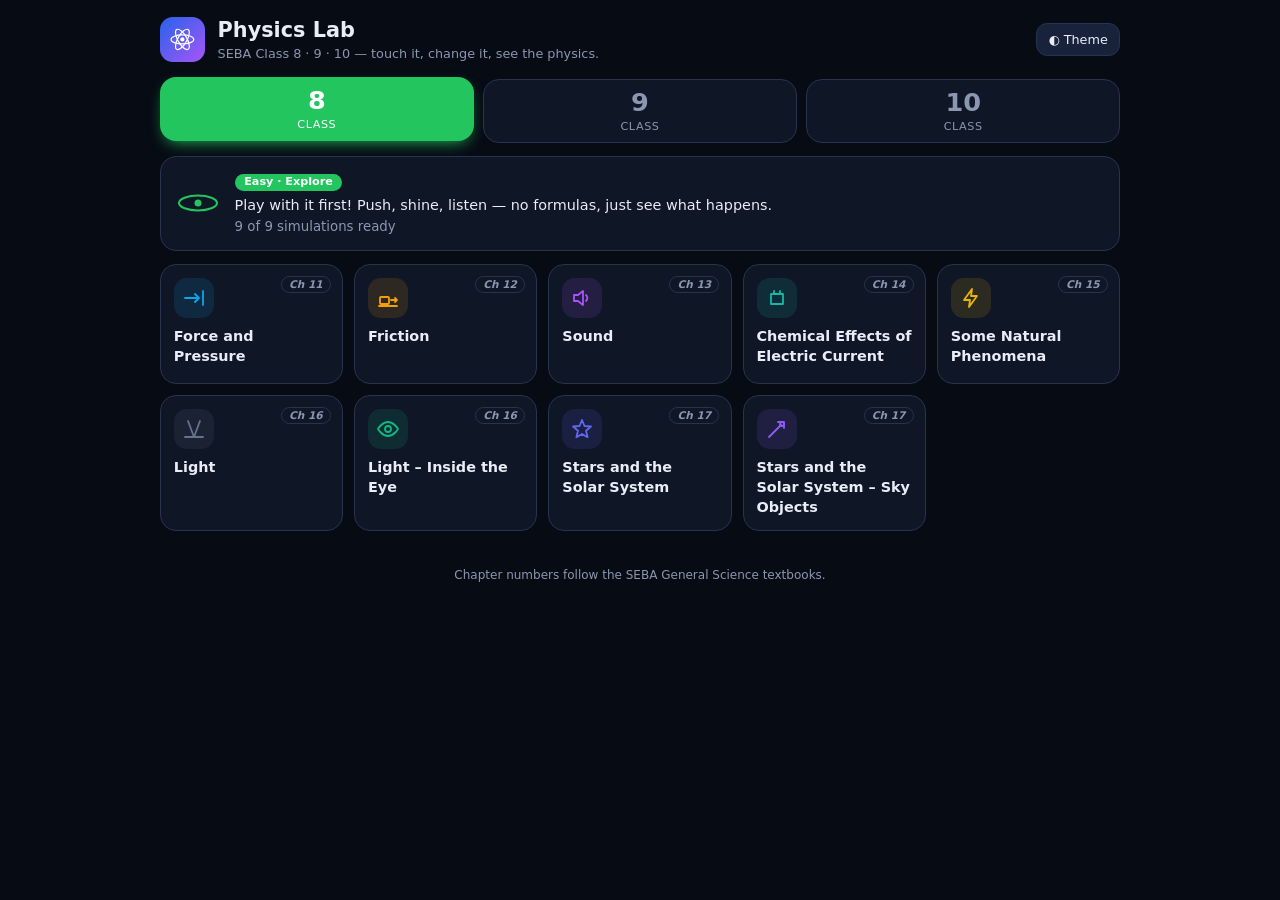
<file: index.html>
<!DOCTYPE html>
<html lang="en" data-theme="dark"><head><meta charset="UTF-8">
<meta name="viewport" content="width=device-width, initial-scale=1, viewport-fit=cover">
<meta name="theme-color" content="#070b14"><meta name="description" content="Interactive 3D physics lab for SEBA Class 8, 9 and 10.">
<meta name="apple-mobile-web-app-capable" content="yes"><meta name="mobile-web-app-capable" content="yes"><meta name="apple-mobile-web-app-title" content="Physics Lab">
<title>Physics Lab</title><link rel="manifest" href="manifest.webmanifest">
<link rel="icon" href="icons/favicon-32.png" sizes="32x32"><link rel="icon" href="icons/icon.svg" type="image/svg+xml"><link rel="apple-touch-icon" href="icons/apple-touch-icon.png">
<link rel="stylesheet" href="style.css"></head>
<body class="home">
<div class="top"><div class="brand" id="brand"></div><div><h1>Physics Lab</h1><p>SEBA Class 8 · 9 · 10 — touch it, change it, see the physics.</p></div><span class="spacer"></span><button id="theme">◐ Theme</button></div>
<div class="tabs" id="tabs"></div><div class="lvhead" id="lvhead"></div><div id="grid"></div>
<p class="foot">Chapter numbers follow the SEBA General Science textbooks.</p>
<script type="module">
import { CLASSES, levelIcon } from './syllabus.js';
const $ = id => document.getElementById(id), root = document.documentElement;
const get = (k, d) => { try { return localStorage.getItem('pl.' + k) ?? d; } catch (e) { return d; } }, set = (k, v) => { try { localStorage.setItem('pl.' + k, v); } catch (e) {} };
root.dataset.theme = JSON.parse(get('theme', '"dark"')); $('brand').innerHTML = levelIcon(3);
$('theme').onclick = () => { root.dataset.theme = root.dataset.theme === 'light' ? 'dark' : 'light'; set('theme', JSON.stringify(root.dataset.theme)); };
const q = +new URLSearchParams(location.search).get('c'); let cur = Math.max(0, CLASSES.findIndex(c => c.n === (q || +get('class', 8))));
function draw() {
  const L = CLASSES[cur], mods = L.modules.filter(m => !m.hidden), ready = mods.filter(m => !m.soon).length;
  $('tabs').innerHTML = CLASSES.map((c, i) => `<button class="tab ${i === cur ? 'on' : ''}" style="--c:${c.color};${i === cur ? 'background:' + c.color : ''}" data-i="${i}" aria-label="Class ${c.n}"><b>${c.n}</b><small>Class</small></button>`).join('');
  $('lvhead').innerHTML = `<div class="ic" style="color:${L.color}">${levelIcon(L.icon)}</div><div><em style="background:${L.color}">${L.tag}</em><p>${L.blurb}</p><small>${ready} of ${mods.length} simulations ready</small></div>`;
  $('grid').innerHTML = mods.map(m => {
    const inner = `<div class="mi" style="background:${m.color}22;color:${m.color}"><svg viewBox="0 0 24 24">${m.icon}</svg></div><b>${m.label}</b>${L.n === 8 && !m.soon ? '' : `<span>${L.n === 8 ? '' : m.sub}</span>`}${m.ch ? `<i class="ch">Ch ${m.ch}</i>` : ''}`;
    return m.soon ? `<div class="card soon">${inner}</div>` : `<a class="card ${m.bonus ? 'bonus' : ''}" href="lab.html?sim=${m.id}">${inner}</a>`; }).join('');
  document.querySelectorAll('.tab').forEach(b => b.onclick = () => { cur = +b.dataset.i; set('class', CLASSES[cur].n); draw(); });
}
draw();
// offline: register the service worker, then quietly fetch every ready simulation so the whole lab works without internet
if ('serviceWorker' in navigator) navigator.serviceWorker.register('sw.js').then(() => navigator.serviceWorker.ready).then(() => {
  fetch('lab.html'); fetch('sims/sky8core.js'); fetch('raytools.js'); CLASSES.forEach(c => c.modules.filter(m => !m.soon).forEach(m => fetch(`sims/${m.id}.js`))); }).catch(() => {});
</script></body></html>
</file>
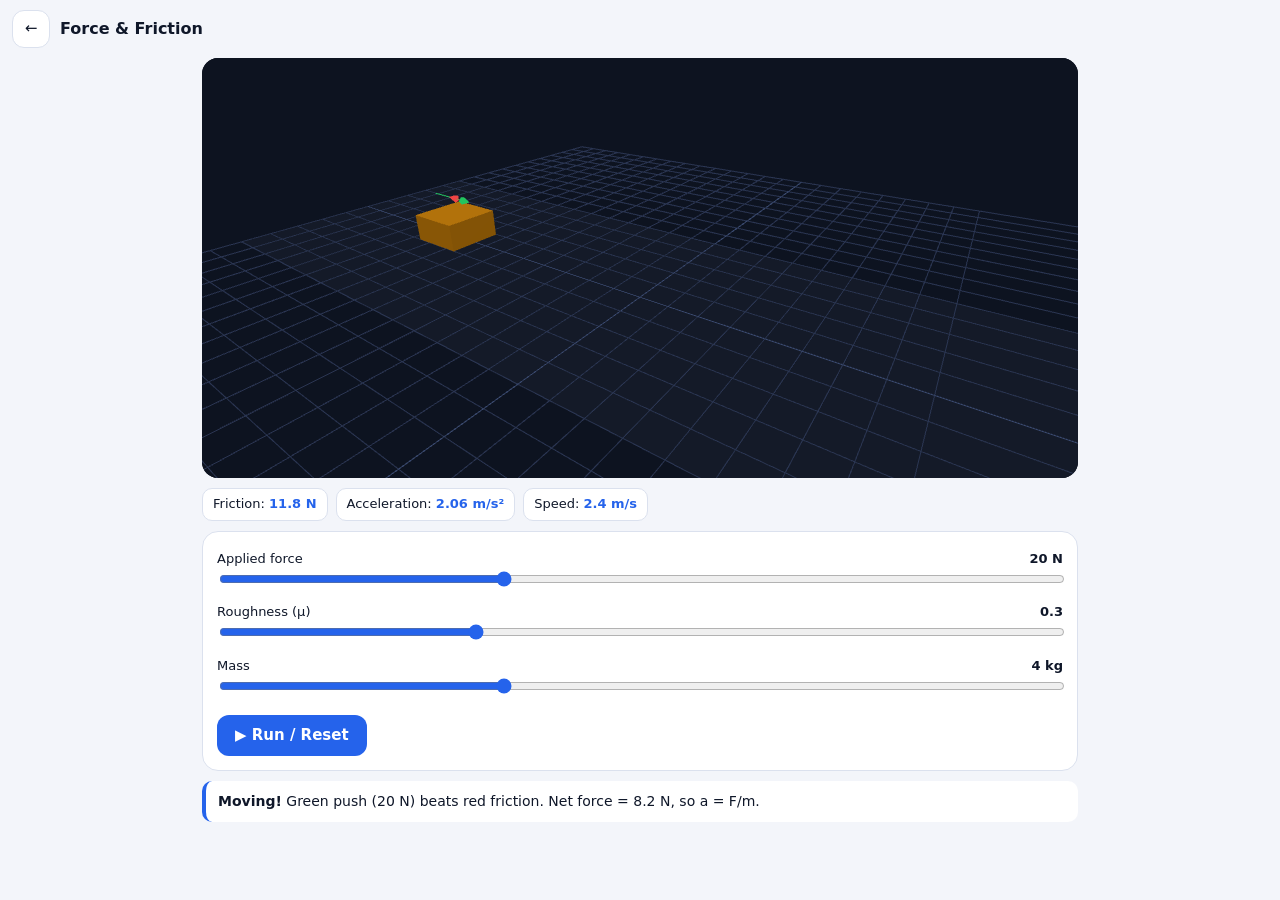
<file: friction.html>
<!DOCTYPE html>
<html lang="en"><head><meta charset="UTF-8">
<meta name="viewport" content="width=device-width, initial-scale=1, viewport-fit=cover">
<meta name="theme-color" content="#0a0e16"><title>Force & Friction · Physics Lab</title>
<link rel="manifest" href="manifest.webmanifest"><link rel="icon" href="icons/icon.svg">
<link rel="apple-touch-icon" href="icons/apple-touch-icon.png"><link rel="stylesheet" href="app.css">
<script type="importmap">{"imports":{"three":"./vendor/three.module.js"}}</script></head>
<body><div class="bar"><a href="index.html" aria-label="Back">←</a><b id="ttl">Force & Friction</b></div>
<div class="wrap"><canvas id="cv"></canvas><div id="ro"></div><div class="ctl" id="ctl"></div><div id="note"></div></div>
<script type="module">import { run } from './kit.js'; import cfg from './sims/friction.js'; run(cfg);</script>
</body></html>
</file>
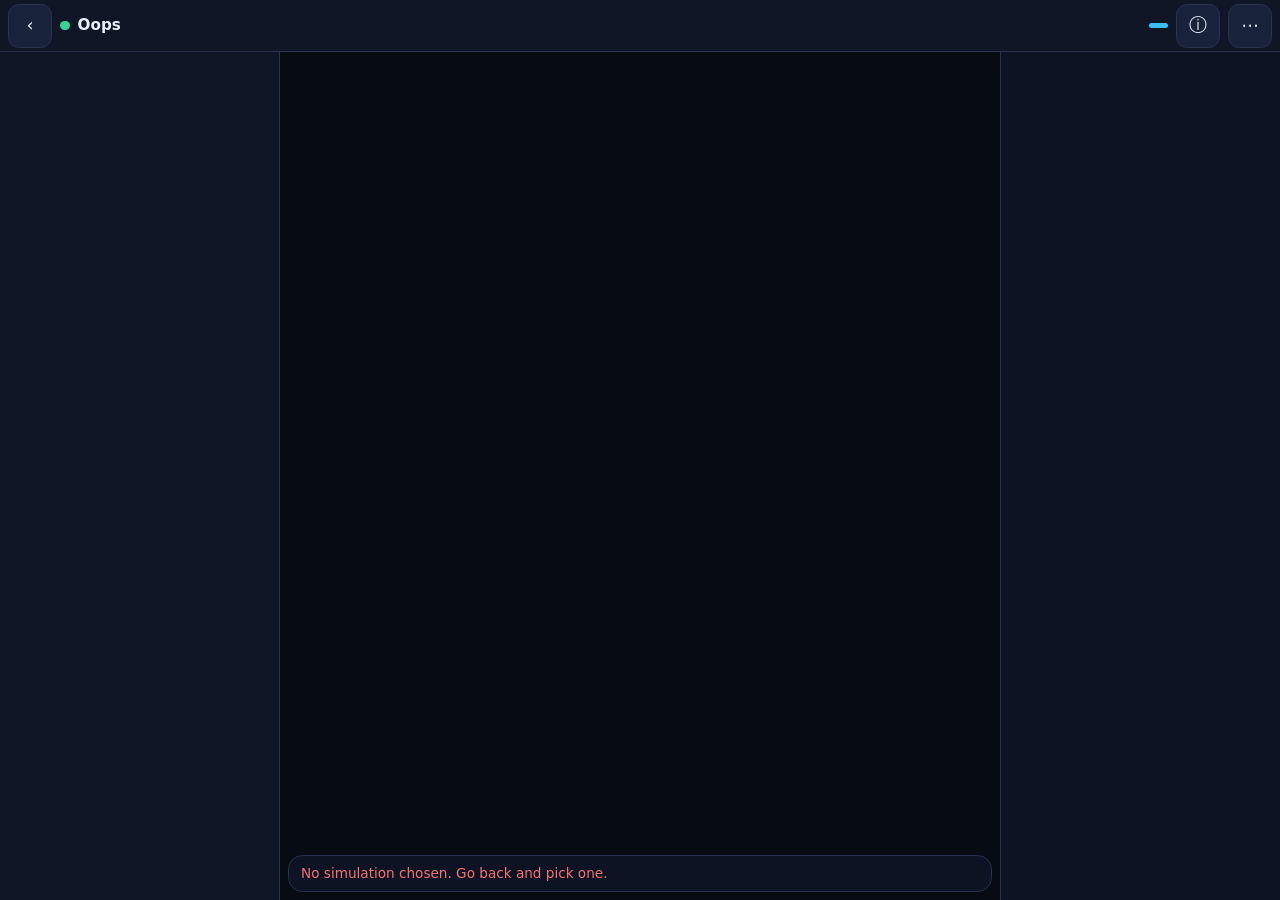
<file: lab.html>
<!DOCTYPE html>
<html lang="en" data-theme="dark"><head>
<meta charset="UTF-8">
<meta name="viewport" content="width=device-width, initial-scale=1, viewport-fit=cover">
<meta name="theme-color" content="#070b14"><title>Physics Lab</title>
<link rel="manifest" href="manifest.webmanifest"><link rel="icon" href="icons/icon.svg"><link rel="apple-touch-icon" href="icons/apple-touch-icon.png">
<link rel="stylesheet" href="style.css">
<script type="importmap">{"imports":{"three":"./vendor/three.module.js"}}</script></head>
<body>
<!-- ONE page runs every simulation:  lab.html?sim=friction8   (app.js builds everything below) -->
<header id="hd"><a id="back" href="index.html" aria-label="Back">‹</a><i id="dot"></i><b id="ttl">Loading…</b><span id="chip"></span><button id="bInfo" aria-label="Info">ⓘ</button><button id="bMenu" aria-label="Menu">⋯</button></header>
<main id="stage"><canvas id="cv"></canvas></main>
<aside id="mon"></aside>
<div id="cap"></div>
<section id="dock"></section>
<section id="info" hidden></section>
<div id="menu" hidden></div>
<script type="module" src="app.js"></script>
</body></html>
</file>
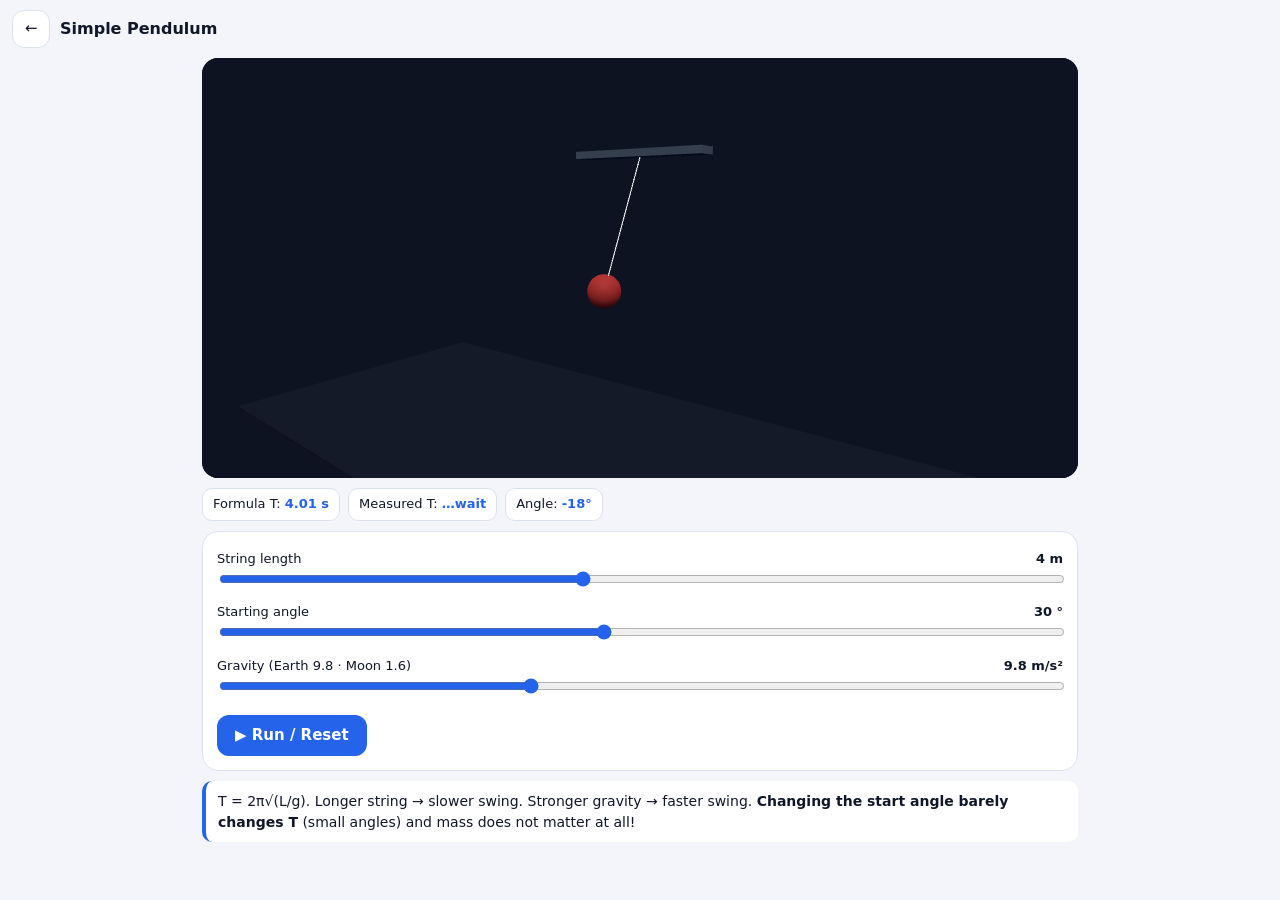
<file: pendulum.html>
<!DOCTYPE html>
<html lang="en"><head><meta charset="UTF-8">
<meta name="viewport" content="width=device-width, initial-scale=1, viewport-fit=cover">
<meta name="theme-color" content="#0a0e16"><title>Simple Pendulum · Physics Lab</title>
<link rel="manifest" href="manifest.webmanifest"><link rel="icon" href="icons/icon.svg">
<link rel="apple-touch-icon" href="icons/apple-touch-icon.png"><link rel="stylesheet" href="app.css">
<script type="importmap">{"imports":{"three":"./vendor/three.module.js"}}</script></head>
<body><div class="bar"><a href="index.html" aria-label="Back">←</a><b id="ttl">Simple Pendulum</b></div>
<div class="wrap"><canvas id="cv"></canvas><div id="ro"></div><div class="ctl" id="ctl"></div><div id="note"></div></div>
<script type="module">import { run } from './kit.js'; import cfg from './sims/pendulum.js'; run(cfg);</script>
</body></html>
</file>
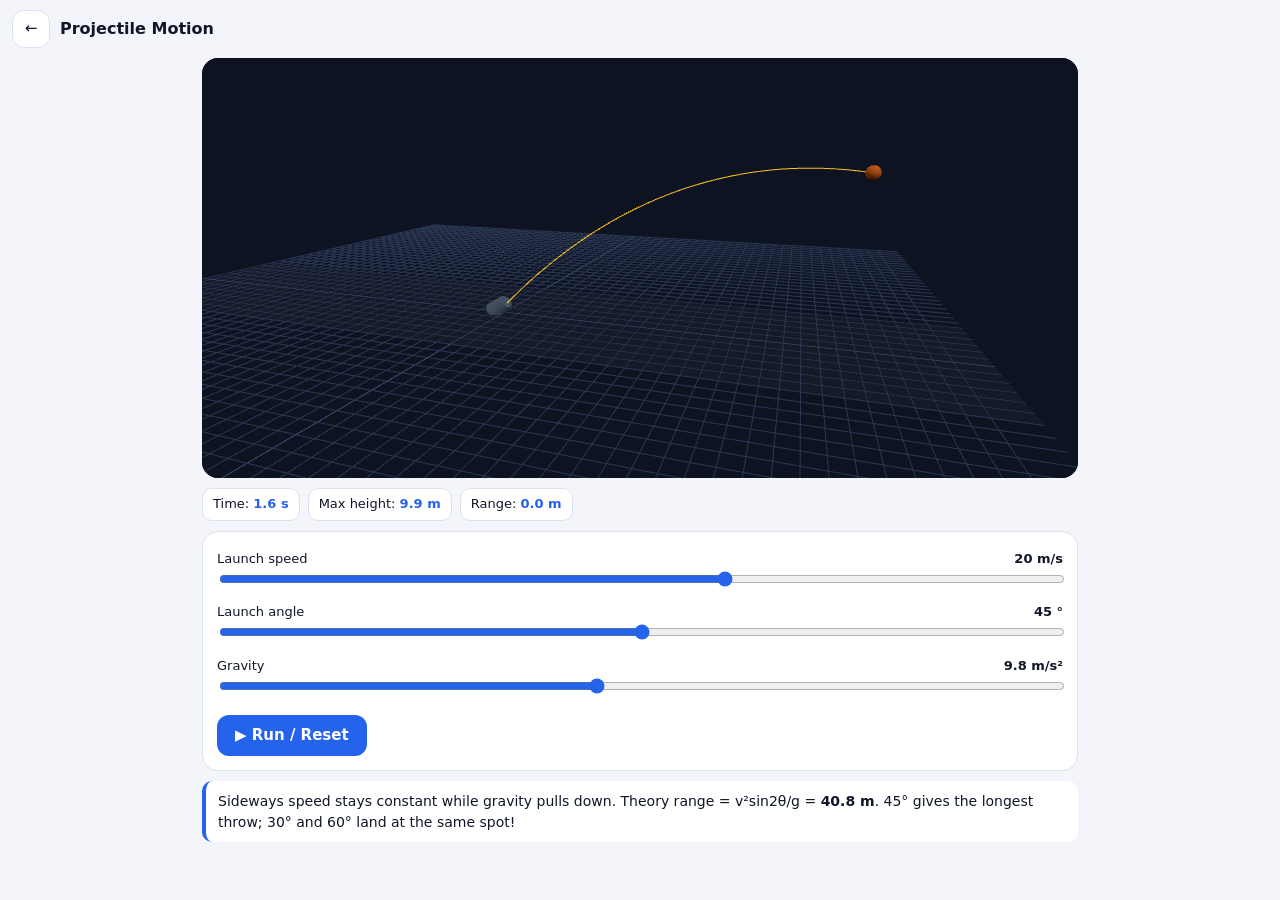
<file: projectile.html>
<!DOCTYPE html>
<html lang="en"><head><meta charset="UTF-8">
<meta name="viewport" content="width=device-width, initial-scale=1, viewport-fit=cover">
<meta name="theme-color" content="#0a0e16"><title>Projectile Motion · Physics Lab</title>
<link rel="manifest" href="manifest.webmanifest"><link rel="icon" href="icons/icon.svg">
<link rel="apple-touch-icon" href="icons/apple-touch-icon.png"><link rel="stylesheet" href="app.css">
<script type="importmap">{"imports":{"three":"./vendor/three.module.js"}}</script></head>
<body><div class="bar"><a href="index.html" aria-label="Back">←</a><b id="ttl">Projectile Motion</b></div>
<div class="wrap"><canvas id="cv"></canvas><div id="ro"></div><div class="ctl" id="ctl"></div><div id="note"></div></div>
<script type="module">import { run } from './kit.js'; import cfg from './sims/projectile.js'; run(cfg);</script>
</body></html>
</file>
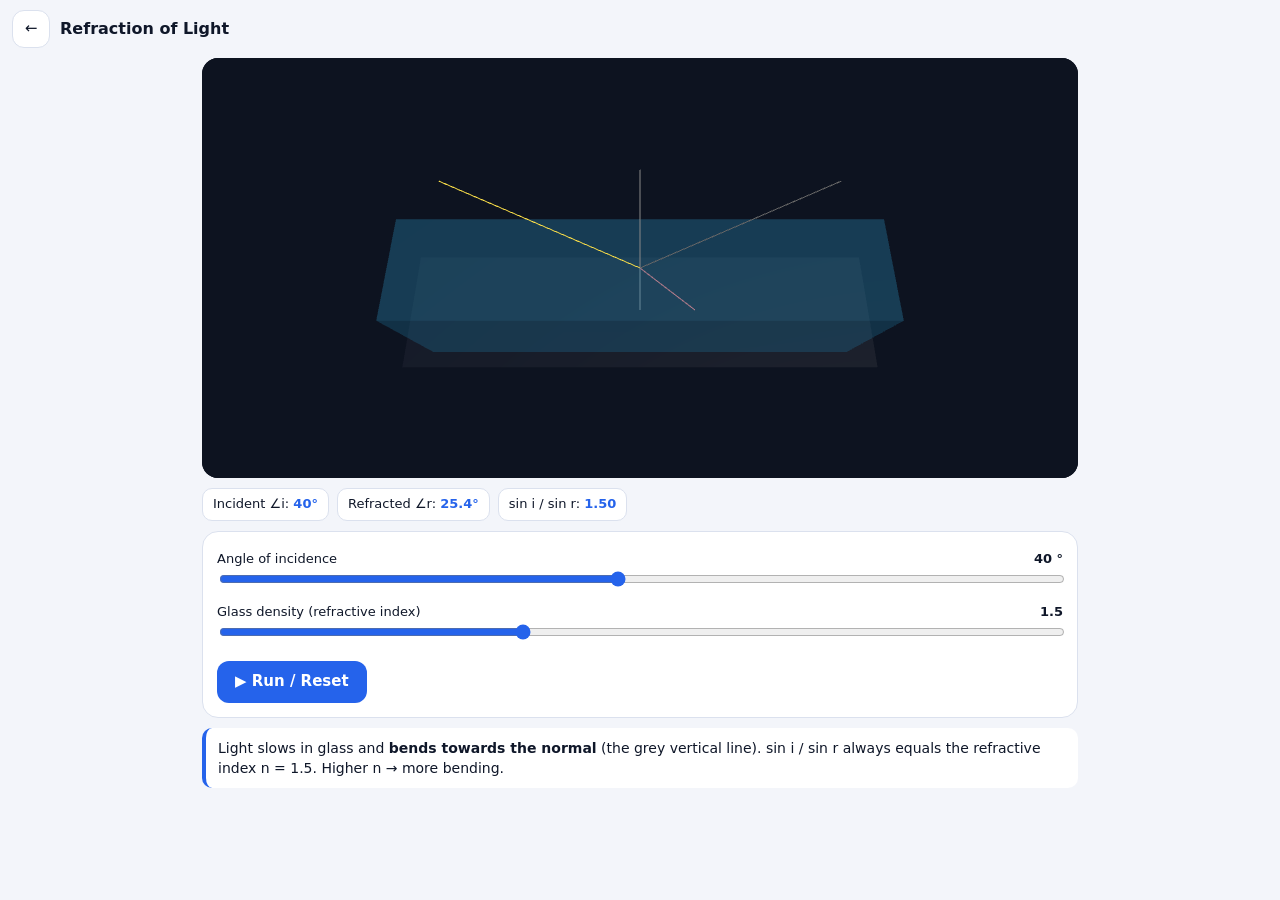
<file: refraction.html>
<!DOCTYPE html>
<html lang="en"><head><meta charset="UTF-8">
<meta name="viewport" content="width=device-width, initial-scale=1, viewport-fit=cover">
<meta name="theme-color" content="#0a0e16"><title>Refraction of Light · Physics Lab</title>
<link rel="manifest" href="manifest.webmanifest"><link rel="icon" href="icons/icon.svg">
<link rel="apple-touch-icon" href="icons/apple-touch-icon.png"><link rel="stylesheet" href="app.css">
<script type="importmap">{"imports":{"three":"./vendor/three.module.js"}}</script></head>
<body><div class="bar"><a href="index.html" aria-label="Back">←</a><b id="ttl">Refraction of Light</b></div>
<div class="wrap"><canvas id="cv"></canvas><div id="ro"></div><div class="ctl" id="ctl"></div><div id="note"></div></div>
<script type="module">import { run } from './kit.js'; import cfg from './sims/refraction.js'; run(cfg);</script>
</body></html>
</file>
<file: style.css>
/* style.css — ALL styling. Colours are the variables at the top. The three screen layouts are the [data-mode=…] blocks:
   portrait (phone) · landscape (phone) · desktop (tablet 721–1023px) · wide (smart board / desktop ≥1024px).            */
:root{--bg:#070b14;--panel:#0f1626;--panel2:#18223a;--line:#27334f;--tx:#e8edf7;--mu:#8b97b1;--ac:#38bdf8;--ok:#34d399;--warn:#fbbf24;--crit:#f87171;--glass:rgba(15,22,38,.86);--tap:2.75rem;--hd:3.25rem;--rail:17.5rem;--mw:17.5rem}
html[data-theme=light]{--bg:#eaf0fa;--panel:#ffffff;--panel2:#e4ebf8;--line:#c9d4ea;--tx:#0f1729;--mu:#566179;--glass:rgba(255,255,255,.9)}
html{font-size:16px}html[data-board="1"]{font-size:20px;--rail:19rem;--mw:19rem}
*{box-sizing:border-box;-webkit-tap-highlight-color:transparent}
body{margin:0;height:100dvh;overflow:hidden;display:grid;background:var(--bg);color:var(--tx);font:1rem/1.4 system-ui,-apple-system,"Segoe UI",Roboto,sans-serif}
button{font:inherit;color:inherit;cursor:pointer}
/* header */
#hd{grid-area:hd;display:flex;align-items:center;gap:.5rem;padding:env(safe-area-inset-top) .5rem 0;min-height:calc(var(--hd) + env(safe-area-inset-top));border-bottom:1px solid var(--line);background:var(--panel)}
#hd a,#hd button{min-width:var(--tap);height:var(--tap);display:grid;place-items:center;border-radius:.7rem;border:1px solid var(--line);background:var(--panel2);color:var(--tx);text-decoration:none;font-size:1.1rem;padding:0}
#hd button.on{background:var(--ac);color:#fff;border-color:var(--ac)}
#ttl{flex:1;min-width:0;font-size:.95rem;line-height:1.15;display:-webkit-box;-webkit-line-clamp:2;-webkit-box-orient:vertical;overflow:hidden}
#ttl.ttabs{display:flex;gap:.3rem;overflow:visible;-webkit-line-clamp:unset}.ttabs button{flex:1 1 0;min-width:0!important;height:var(--tap);border:1px solid var(--mu)!important;background:var(--panel2);border-radius:.7rem;font-size:.82rem;font-weight:700;padding:0 .2rem!important;color:var(--tx)!important;display:grid;place-items:center}.ttabs button.on{background:var(--ac)!important;border-color:var(--ac)!important;color:#fff!important}
[data-tabs][data-mode=portrait] #chip,[data-tabs][data-mode=portrait] #dot,[data-tabs][data-mode=landscape] #chip,[data-tabs][data-mode=landscape] #dot{display:none}
#dot{width:.6rem;height:.6rem;border-radius:50%;background:var(--ok);flex:none}#dot.off{background:var(--warn)}
#chip{font-size:.72rem;font-weight:700;color:#fff;background:var(--ac);border-radius:99px;padding:.15rem .6rem;white-space:nowrap}
#chip .cd{display:none}
[data-mode=portrait] #chip,[data-mode=landscape] #chip{background:transparent;color:var(--mu);padding:0}[data-mode=portrait] #chip .cl,[data-mode=landscape] #chip .cl{display:none}
[data-mode=portrait] #chip .cd,[data-mode=landscape] #chip .cd{display:inline-block;width:.6rem;height:.6rem;border-radius:50%;background:var(--ac);margin-right:.3rem}
/* stage */
#stage{grid-area:stage;position:relative;min-height:0;min-width:0}
#cv{position:absolute;inset:0;width:100%;height:100%;display:block;touch-action:none}
#mon,#cap,#info{z-index:5}
#cap{grid-area:stage;align-self:end;margin:.5rem;padding:.5rem .75rem;border-radius:.9rem;background:var(--glass);border:1px solid var(--line);font-size:.85rem;backdrop-filter:blur(8px);cursor:pointer;display:-webkit-box;-webkit-line-clamp:3;-webkit-box-orient:vertical;overflow:hidden}
#cap.err{color:var(--crit)}
/* monitor */
#mon{grid-area:stage;align-self:start;margin:.4rem;border-radius:.9rem;background:var(--glass);border:1px solid var(--line);backdrop-filter:blur(8px);overflow:hidden}
.mh{all:unset;box-sizing:border-box;width:100%;display:flex;flex-wrap:wrap;align-items:center;gap:.1rem .5rem;padding:.3rem .7rem;min-height:var(--tap);cursor:pointer}
.ml{font-size:.66rem;letter-spacing:.09em;text-transform:uppercase;color:var(--mu);font-weight:700;flex:1 1 4.5rem;min-width:0;line-height:1.15;overflow-wrap:anywhere}
.mv{flex:0 1 auto;min-width:0;max-width:100%;text-align:right;overflow-wrap:anywhere}.mv b.sm{font-size:.95rem}.mv b{font-size:1.35rem;color:var(--ac);font-family:ui-monospace,Menlo,monospace}.mv small{font-size:.75rem;color:var(--mu);margin-left:.2rem}
.ms{flex:none;white-space:nowrap;font-size:.68rem;font-weight:700;border-radius:99px;padding:.1rem .55rem;background:var(--panel2);color:var(--mu)}.ms.on{background:rgba(52,211,153,.18);color:var(--ok)}.ms.warn{background:rgba(251,191,36,.18);color:var(--warn)}.ms.crit{background:rgba(248,113,113,.2);color:var(--crit)}
.chev{margin-left:auto;font-style:normal;color:var(--tx);transition:transform .2s;display:grid;place-items:center;flex:none;width:2rem;height:2rem;font-size:1.3rem;border-radius:50%;background:var(--panel2)}#mon.open .chev{transform:rotate(180deg)}
.mb{display:none;padding:0 .7rem .6rem}#mon.open .mb{display:block}
.rows{margin:0}.rows div{display:flex;justify-content:space-between;gap:.5rem;padding:.22rem 0;border-top:1px solid var(--line);font-size:.8rem}
.rows dt{color:var(--mu)}.rows dd{margin:0;font-family:ui-monospace,Menlo,monospace;font-weight:600}
dd.ok{color:var(--ok)}dd.warn{color:var(--warn)}dd.crit{color:var(--crit)}dd.hi{color:var(--ac)}
.gr{width:100%;height:9.5rem;display:block;margin-top:.5rem;border-radius:.6rem;background:var(--panel)}
/* dock */
#dock{grid-area:dock;position:relative;background:var(--panel);border-top:1px solid var(--line);min-height:0;min-width:0;overflow:hidden}
.grab{height:1.25rem;display:grid;place-items:center;cursor:grab;touch-action:none}.grab i{width:2.6rem;height:.28rem;border-radius:9px;background:var(--line)}
.dk{display:flex;gap:.5rem;padding:.2rem .6rem calc(.5rem + env(safe-area-inset-bottom));height:calc(100% - 1.25rem);min-height:0}
.tp{display:flex;flex-direction:column;gap:.4rem;align-items:center;justify-content:center;padding:.4rem;border-radius:2rem;background:var(--panel2);border:1px solid var(--line);flex:none}
.tp button{width:3rem;height:3rem;border-radius:50%;border:0;background:var(--ac);color:#fff;font-size:1.2rem}.tp #rst{width:var(--tap);height:var(--tap);background:transparent;color:var(--tx);border:1px solid var(--line)}
.gl{display:inline-block;width:1.05em;height:1.05em;flex:none;background:currentColor}
.gl.pz{background:linear-gradient(90deg,currentColor 0 34%,transparent 34% 66%,currentColor 66%);clip-path:inset(5% 8% round .12em)}
.gl.pl{clip-path:polygon(18% 4%,96% 50%,18% 96%)}
.tx{display:none}
[data-cls="8"] .tp button{width:4.8rem;height:var(--tap);border-radius:1.4rem;display:flex;align-items:center;justify-content:center;gap:.3rem;font-size:.8rem;font-weight:700}[data-cls="8"] .tx{display:inline}
[data-cls="8"] .tp #rst{width:4.8rem;font-weight:600}
[data-mode=wide][data-dock=slim] .tx{display:none}[data-mode=wide][data-dock=slim][data-cls="8"] .tp button{width:var(--tap)}
.axes{display:flex;gap:.35rem;min-width:0}.opts{flex:1;min-width:6.2rem;overflow:auto;display:flex;flex-direction:column;gap:.45rem}
.axis{display:flex;flex-direction:column;align-items:center;gap:.25rem;width:3.7rem;min-height:0;outline:none}.axis:focus-visible .trk{outline:2px solid var(--ac)}
.nm{font-size:.7rem;color:var(--mu);text-align:center;line-height:1.15}.axis .nm{max-height:2.4em;overflow:hidden}
.trk{flex:1;min-height:3rem;width:var(--tap);position:relative;border-radius:1.2rem;background:var(--panel2);border:1px solid var(--line);touch-action:none;cursor:pointer}
.fill{position:absolute;left:0;right:0;bottom:0;height:calc(var(--f) * 100%);border-radius:inherit;background:linear-gradient(0deg,var(--ac),color-mix(in srgb,var(--ac) 45%,transparent))}
.thumb{position:absolute;left:50%;bottom:calc(var(--f) * 100%);width:2.3rem;height:1.3rem;transform:translate(-50%,50%);border-radius:.5rem;background:var(--tx);box-shadow:0 2px 6px rgba(0,0,0,.45)}
[data-cls="8"] .thumb{width:2.6rem;height:1.6rem}
.vl{font:600 .7rem/1.15 ui-monospace,Menlo,monospace;text-align:center;max-width:100%;max-height:2.4em;overflow:hidden;overflow-wrap:anywhere}
.choice{display:flex;flex-direction:column;gap:.25rem}.seg{display:grid;grid-template-columns:repeat(auto-fill,minmax(min(100%,5.2rem),1fr));gap:.3rem}
.seg button,.chip{min-height:var(--tap);min-width:var(--tap);padding:.2rem .5rem;border-radius:.7rem;border:1px solid var(--line);background:var(--panel2);font-size:.78rem;overflow-wrap:anywhere}
.seg button.on{background:color-mix(in srgb,var(--ac) 30%,var(--panel2));border-color:var(--ac);font-weight:700}
.chip{color:var(--ac);border-color:var(--ac);background:transparent;font-weight:600}
.tgl{display:flex;align-items:center;gap:.5rem;min-height:var(--tap);border:1px solid var(--line);background:var(--panel2);border-radius:.7rem;padding:.2rem .6rem}.tgl .nm{color:var(--tx);font-size:.8rem}
.sw{width:2.1rem;height:1.2rem;border-radius:1rem;background:var(--line);position:relative;flex:none}.sw::after{content:"";position:absolute;top:.15rem;left:.15rem;width:.9rem;height:.9rem;border-radius:50%;background:#fff;transition:left .15s}.tgl.on .sw{background:var(--ac)}.tgl.on .sw::after{left:1.05rem}
/* info sheet / card, menu */
#info{grid-area:stage;align-self:end;background:var(--glass);border:1px solid var(--line);backdrop-filter:blur(10px);display:flex;flex-direction:column;max-height:50vh;margin:.4rem;border-radius:1rem;overflow:hidden}#info[hidden]{display:none}
.it{display:flex;gap:.3rem;padding:.4rem;border-bottom:1px solid var(--line);flex:none}.it button{border:0;background:transparent;min-height:var(--tap);padding:.35rem .7rem;border-radius:.6rem;font-size:.8rem;color:var(--mu)}.it button.on{background:var(--panel2);color:var(--tx);font-weight:700}.it .x{margin-left:auto;min-width:var(--tap);font-size:1.15rem}
.ib{padding:.6rem .8rem;overflow:auto;font-size:.88rem}.ib ol,.ib ul{margin:0;padding-left:1.2rem}.ib li{margin:.35rem 0}.note{margin:0}
.qz{margin-bottom:.8rem}.qz p{margin:.2rem 0}.qz button{display:block;width:100%;text-align:left;margin:.25rem 0;min-height:var(--tap);padding:.45rem .6rem;border-radius:.6rem;border:1px solid var(--line);background:var(--panel2)}
.qz button.good{border-color:var(--ok);background:rgba(52,211,153,.18)}.qz button.bad{border-color:var(--crit);background:rgba(248,113,113,.18)}.why{font-size:.82rem;color:var(--mu)}.sc{color:var(--mu)}
html[data-itab=now] #cap,[data-mode=portrait][data-itab] #cap,[data-mode=landscape][data-itab] #cap{display:none}
.tp{touch-action:manipulation}
#menu{position:fixed;top:calc(var(--hd) + env(safe-area-inset-top) + .2rem);right:.5rem;z-index:30;min-width:14rem;background:var(--panel);border:1px solid var(--line);border-radius:.9rem;padding:.3rem;box-shadow:0 10px 30px rgba(0,0,0,.4)}#menu[hidden]{display:none}
#menu button{display:flex;align-items:center;justify-content:space-between;width:100%;min-height:var(--tap);border:0;background:transparent;padding:.4rem .7rem;border-radius:.6rem;font-size:.9rem}#menu button:hover{background:var(--panel2)}#menu b{color:var(--ac)}

/* ── PHONE, portrait: model on top, number strip over it, control dock at the bottom (swipe the handle) ── */
[data-mode=portrait] body{grid-template-rows:auto minmax(0,1fr) auto;grid-template-columns:minmax(0,1fr);grid-template-areas:"hd" "stage" "dock"}
[data-mode=portrait] #dock[data-state=default]{height:27dvh;min-height:14rem}[data-mode=portrait] #dock[data-state=options]{height:34vh}[data-mode=portrait] #dock[data-state=slim]{height:calc(3.6rem + env(safe-area-inset-bottom))}
[data-mode=portrait] #dock[data-state=slim] .axes,[data-mode=portrait] #dock[data-state=slim] .opts{display:none}
[data-mode=portrait] #dock[data-state=slim] .tp{flex-direction:row;border-radius:2rem;margin:0 auto}
[data-mode=portrait] #mon{max-height:30%;display:flex;flex-direction:column}[data-mode=portrait] .mh{flex:none}
[data-mode=portrait] #mon.open .mb{display:flex;flex-direction:column;min-height:0;overflow:auto}
[data-mode=portrait] .rows{display:flex;flex-wrap:wrap;gap:0 1rem}[data-mode=portrait] .rows div{border-top:0;gap:.4rem}
[data-mode=portrait] .gr{height:auto;flex:0 1 6.5rem;min-height:3rem}
[data-mode=portrait] .seg{grid-template-columns:repeat(auto-fill,minmax(min(100%,3.5rem),1fr))}[data-mode=portrait] .seg button{padding:.15rem .25rem;font-size:.74rem}
[data-mode=portrait] .seg button,[data-mode=portrait] .tgl,[data-mode=portrait] .chip{min-height:2.5rem}[data-mode=portrait] .opts{gap:.35rem}[data-mode=portrait] .tgl{padding:.2rem .4rem;gap:.3rem}[data-mode=portrait] .tgl .nm{font-size:.72rem;min-width:0;line-height:1.1}[data-mode=portrait] .choice{gap:.15rem}[data-mode=portrait] .seg{gap:.25rem}[data-mode=portrait] .axis{width:3.4rem}
[data-mode=portrait] #info{margin:0;border-radius:1rem 1rem 0 0;max-height:40dvh;border-width:1px 0 0}
/* ── PHONE, landscape & SMART BOARD (wide): controls rail | model | monitor column ── */
[data-mode=landscape] body,[data-mode=wide] body{grid-template-rows:auto minmax(0,1fr);grid-template-columns:var(--rail) minmax(0,1fr) var(--mw);grid-template-areas:"hd hd hd" "dock stage mon"}
[data-mode=landscape]{--rail:11.5rem;--mw:11.5rem;--hd:3rem}[data-mode=landscape] #dock{--tap:2.5rem}[data-mode=landscape][data-cls="8"]{--rail:12rem}
[data-mode=wide][data-dock=slim] body{grid-template-columns:3.6rem minmax(0,1fr) var(--mw)}
[data-mode=landscape] #dock,[data-mode=wide] #dock{border-top:0;border-right:1px solid var(--line);overflow:auto}
[data-mode=landscape] .dk,[data-mode=wide] .dk{flex-direction:column;height:auto;padding:.4rem .7rem 1rem;gap:.8rem;align-items:stretch}
[data-mode=landscape] .dk{padding:.3rem .5rem .3rem;gap:.5rem}
[data-mode=landscape] .tp,[data-mode=wide] .tp{flex-direction:row;align-self:center}
[data-mode=landscape] .axes,[data-mode=wide] .axes{justify-content:space-around;height:min(46vh,19rem)}[data-mode=landscape] .axes{height:min(26vh,11rem);gap:.2rem}[data-mode=landscape] .axis{flex:1 1 0;width:auto;min-width:0}[data-mode=landscape] .axis .nm{font-size:.6rem;letter-spacing:-.01em}[data-mode=landscape] .vl{font-size:.66rem}.axes:empty{display:none}
[data-mode=landscape] .opts,[data-mode=wide] .opts{overflow:visible;flex:none}[data-mode=landscape] .opts{gap:.3rem}[data-mode=landscape]:not([data-cls="8"]) .tp button{width:var(--tap);height:var(--tap)}
[data-mode=landscape] .seg{grid-template-columns:repeat(auto-fill,minmax(3.3rem,1fr))}[data-mode=landscape] .seg button{padding:.15rem .2rem;font-size:.72rem}
[data-mode=wide][data-dock=slim] #dock .axes,[data-mode=wide][data-dock=slim] #dock .opts{display:none}[data-mode=wide][data-dock=slim] .tp{flex-direction:column}
[data-mode=landscape] .grab{display:none}[data-mode=wide] .grab{position:absolute;right:0;top:0;width:1.4rem;height:100%;z-index:2}[data-mode=wide] .grab i{width:.28rem;height:2.6rem}
[data-mode=landscape] #mon,[data-mode=wide] #mon{grid-area:mon;margin:0;border-radius:0;border-width:0 0 0 1px;overflow:auto;align-self:stretch}
[data-mode=landscape] .gr{height:6.5rem}[data-mode=landscape] .mb,[data-mode=wide] .mb{display:block}[data-mode=landscape] .chev,[data-mode=wide] .chev{display:none}
[data-mode=wide] .mv b{font-size:2rem}[data-mode=wide] .mv b.sm{font-size:1.35rem}
[data-mode=landscape] #info{max-height:62%;margin:.4rem;max-width:min(16rem,50%)}[data-mode=wide] #info{align-self:start;justify-self:start;width:min(26rem,48%);max-height:72%}
/* ── TABLET (721–1023 px): bottom bar with horizontal sliders, number card top-right ── */
[data-mode=desktop] body{grid-template-rows:auto minmax(0,1fr) auto;grid-template-columns:minmax(0,1fr);grid-template-areas:"hd" "stage" "dock"}
[data-mode=desktop] #dock{height:auto}[data-mode=desktop] .grab{display:none}
[data-mode=desktop] .dk{height:auto;flex-wrap:wrap;align-items:center;padding:.6rem .8rem calc(.6rem + env(safe-area-inset-bottom));gap:.7rem 1.2rem}
[data-mode=desktop] .tp{flex-direction:row}[data-mode=desktop] .axes{flex-wrap:wrap;gap:.5rem 1.2rem;flex:1}[data-mode=desktop] .opts{flex-direction:row;flex-wrap:wrap;overflow:visible;flex:1 1 100%}
[data-mode=desktop] .axis{flex-direction:row;width:21rem;gap:.6rem}[data-mode=desktop] .axis .nm{width:6rem;text-align:left;max-height:none}
[data-mode=desktop] .trk{flex:1;width:auto;height:var(--tap);min-height:0}[data-mode=desktop] .fill{right:auto;top:0;bottom:0;height:auto;width:calc(var(--f) * 100%);background:linear-gradient(90deg,color-mix(in srgb,var(--ac) 45%,transparent),var(--ac))}
[data-mode=desktop] .thumb{left:calc(var(--f) * 100%);bottom:50%;transform:translate(-50%,50%);width:1.3rem;height:2.2rem}[data-mode=desktop][data-cls="8"] .thumb{width:1.6rem;height:2.5rem}[data-mode=desktop] .vl{width:4.2rem}
[data-mode=desktop] .seg{grid-template-columns:repeat(4,auto)}[data-mode=desktop] #mon{justify-self:end;width:17rem}[data-mode=desktop] .mb{display:block}[data-mode=desktop] .chev{display:none}
[data-mode=desktop] #info{justify-self:start;align-self:start;width:24rem;max-height:70%}
html[data-board="1"] .tp button{width:3.4rem;height:3.4rem}html[data-board="1"] #cap{font-size:1rem}html[data-board="1"] .ib{font-size:1rem}
#hint{grid-area:stage;align-self:start;margin-top:.8rem;justify-self:center;z-index:6;pointer-events:none;padding:.5rem 1rem;border-radius:99px;background:var(--ac);color:#fff;font-weight:700;font-size:.95rem;box-shadow:0 6px 18px rgba(0,0,0,.35);text-align:center;max-width:90%}
#hint.cheer{background:var(--ok);color:#04140c}
[data-mode=portrait] #hint{margin-top:4.6rem}
@keyframes pl-pulse{0%{box-shadow:0 0 0 0 var(--ac);transform:translate(-50%,50%) scale(1)}40%{box-shadow:0 0 0 .9rem transparent;transform:translate(-50%,50%) scale(1.25)}100%{box-shadow:0 0 0 0 transparent;transform:translate(-50%,50%) scale(1)}}
@keyframes pl-pulse-seg{0%{box-shadow:0 0 0 0 var(--ac)}50%{box-shadow:0 0 0 .5rem transparent}100%{box-shadow:0 0 0 0 transparent}}
.pulse .thumb{animation:pl-pulse 1.6s ease-out .5s 1}.pulse.choice .seg{border-radius:.8rem;animation:pl-pulse-seg 1.6s ease-out .5s 1}
.ib li.done::after{content:" ✅"}
@media (prefers-reduced-motion:reduce){*{transition:none!important;animation:none!important}}

/* ── HOME PAGE (index.html) ── */
body.home{display:block;height:auto;min-height:100dvh;overflow:auto;padding:env(safe-area-inset-top) 0 env(safe-area-inset-bottom)}
.home .top{display:flex;align-items:center;gap:.8rem;padding:1rem 1rem .2rem;max-width:62rem;margin:auto}
.home .brand{width:2.8rem;height:2.8rem;border-radius:.8rem;background:linear-gradient(135deg,#2563eb,#a855f7);color:#fff;display:grid;place-items:center}.home .brand svg{width:1.8rem}
.home h1{margin:0;font-size:1.3rem}.home .top p{margin:0;color:var(--mu);font-size:.8rem}.home .top .spacer{flex:1}
.home .top button{white-space:nowrap;border:1px solid var(--line);background:var(--panel2);border-radius:.7rem;padding:.4rem .7rem;font-size:.8rem}
.home .tabs{display:grid;grid-template-columns:repeat(3,1fr);gap:.6rem;padding:.8rem 1rem;max-width:62rem;margin:auto}
.home .tab{border-radius:1rem;border:1.5px solid var(--line);background:var(--panel);padding:.5rem .2rem;color:var(--mu);line-height:1.1}.home .tab b{display:block;font-size:1.6rem}.home .tab small{font-size:.7rem;letter-spacing:.05em;text-transform:uppercase}
.home .tab.on{color:#fff;border-color:transparent;transform:translateY(-2px);box-shadow:0 6px 16px -6px var(--c)}
.home .lvhead{margin:0 auto;padding:.8rem;border-radius:1rem;display:flex;gap:.8rem;align-items:center;background:var(--panel);border:1px solid var(--line);max-width:calc(62rem - 2rem);width:calc(100% - 2rem)}
.home .lvhead .ic{width:3rem;height:3rem;flex:none}.home .lvhead p{margin:0;font-size:.9rem}.home .lvhead em{display:inline-block;font-style:normal;font-size:.7rem;font-weight:700;color:#fff;border-radius:99px;padding:.05rem .6rem;margin-bottom:.25rem}.home .lvhead small{color:var(--mu)}
.home #grid{display:grid;grid-template-columns:repeat(auto-fill,minmax(10.5rem,1fr));gap:.7rem;padding:.8rem 1rem 1.5rem;max-width:62rem;margin:auto}
.home .card{display:block;text-decoration:none;color:inherit;background:var(--panel);border:1px solid var(--line);border-radius:1rem;padding:.8rem;position:relative;min-height:7.5rem}
.home .card .mi{width:2.5rem;height:2.5rem;border-radius:.8rem;display:grid;place-items:center;margin-bottom:.5rem}.home .card .mi svg{width:1.5rem;fill:none;stroke:currentColor;stroke-width:1.8;stroke-linecap:round;stroke-linejoin:round}
.home .card b{display:block;font-size:.9rem}.home .card span{font-size:.75rem;color:var(--mu)}
.home .card .ch{position:absolute;top:.7rem;right:.7rem;font-size:.66rem;font-weight:700;color:var(--mu);border:1px solid var(--line);border-radius:99px;padding:0 .45rem}
.home .card.soon{opacity:.6;border-style:dashed}.home .card.bonus .ch{color:#f59e0b;border-color:#f59e0b}
.home .foot{text-align:center;color:var(--mu);font-size:.75rem;padding:0 1rem 1.5rem}
@media (hover:hover){.home a.card:hover{border-color:var(--ac)}}

.home .card.soon span::after{content:" · soon";color:var(--mu)}

[hidden]{display:none!important}

#ttl.ttabs.many{overflow-x:auto;overflow-y:hidden;scrollbar-width:none;-webkit-overflow-scrolling:touch}#ttl.ttabs.many::-webkit-scrollbar{display:none}.ttabs.many button{flex:0 0 auto;min-width:4.4rem!important;padding:0 .7rem!important}
</file>
<file: app.css>
:root{--bg:#f3f5fa;--card:#fff;--tx:#0f1729;--mu:#5d6982;--bd:#dbe1ee;--ac:#2563eb;--safe-t:env(safe-area-inset-top,0px);--safe-b:env(safe-area-inset-bottom,0px)}
@media(prefers-color-scheme:dark){:root{--bg:#0a0e16;--card:#131a28;--tx:#e8edf7;--mu:#8b97b1;--bd:#243049;--ac:#60a5fa}}
*{box-sizing:border-box;-webkit-tap-highlight-color:transparent}
body{margin:0;background:var(--bg);color:var(--tx);font:15px/1.45 system-ui,-apple-system,"Segoe UI",Roboto,sans-serif;padding-top:var(--safe-t);padding-bottom:var(--safe-b)}
button{font:inherit;color:inherit}
/* home */
.top{padding:16px 16px 4px;display:flex;align-items:center;gap:12px}
.brand{width:42px;height:42px;border-radius:12px;background:linear-gradient(135deg,#2563eb,#a855f7);color:#fff;display:grid;place-items:center}
.brand svg{width:28px}.top h1{margin:0;font-size:20px}.top p{margin:0;color:var(--mu);font-size:12.5px}
.tabs{display:flex;gap:8px;padding:12px 16px;overflow-x:auto;scrollbar-width:none}
.tab{flex:none;width:54px;height:54px;border-radius:16px;border:1.5px solid var(--bd);background:var(--card);padding:8px;color:var(--mu);transition:.2s}
.tab svg{width:100%;height:100%}
.tab.on{color:#fff;border-color:transparent;transform:translateY(-2px);box-shadow:0 6px 16px -6px var(--c)}
.lvhead{margin:0 16px;padding:12px 14px;border-radius:16px;display:flex;gap:12px;align-items:center;background:var(--card);border:1px solid var(--bd)}
.lvhead .ic{width:46px;height:46px;flex:none}.lvhead p{margin:0;font-size:14px}.dots{display:flex;gap:4px;margin-top:6px}.dots i{width:16px;height:5px;border-radius:3px;background:var(--bd)}
#grid{display:grid;grid-template-columns:repeat(auto-fill,minmax(150px,1fr));gap:10px;padding:12px 16px 24px;max-width:1000px}
.card{display:block;text-decoration:none;color:inherit;background:var(--card);border:1px solid var(--bd);border-radius:16px;padding:12px;position:relative;overflow:hidden}
.card .mi{width:40px;height:40px;border-radius:12px;display:grid;place-items:center;margin-bottom:8px}
.card .mi svg{width:24px;fill:none;stroke:currentColor;stroke-width:1.8;stroke-linecap:round;stroke-linejoin:round}
.card b{display:block;font-size:14px}.card span{font-size:12px;color:var(--mu)}
.card.soon{opacity:.5}.card.soon::after{content:"soon";position:absolute;top:10px;right:10px;font-size:11px;color:var(--mu)}
/* module */
.bar{display:flex;align-items:center;gap:10px;padding:10px 12px}
.bar a{width:38px;height:38px;display:grid;place-items:center;border:1px solid var(--bd);border-radius:12px;background:var(--card);text-decoration:none;color:var(--tx)}
.bar b{font-size:16px}
.wrap{max-width:900px;margin:auto;padding:0 12px 24px}
#cv{width:100%;height:min(50vh,420px);display:block;border-radius:16px;background:#0d1320;touch-action:none}
#ro{display:flex;flex-wrap:wrap;gap:8px;margin:10px 0}
#ro div{background:var(--card);border:1px solid var(--bd);border-radius:10px;padding:6px 10px;font-size:13px}#ro b{color:var(--ac)}
.ctl{background:var(--card);border:1px solid var(--bd);border-radius:16px;padding:8px 14px 14px}
.ctl label{display:flex;justify-content:space-between;font-size:13px;margin-top:10px}
.ctl input{width:100%;accent-color:var(--ac)}
.btn{margin-top:14px;border:0;background:var(--ac);color:#fff;border-radius:12px;padding:10px 18px;font-weight:600}
#note{margin-top:10px;background:var(--card);border-left:4px solid var(--ac);border-radius:10px;padding:10px 12px;font-size:14px}
</file>
